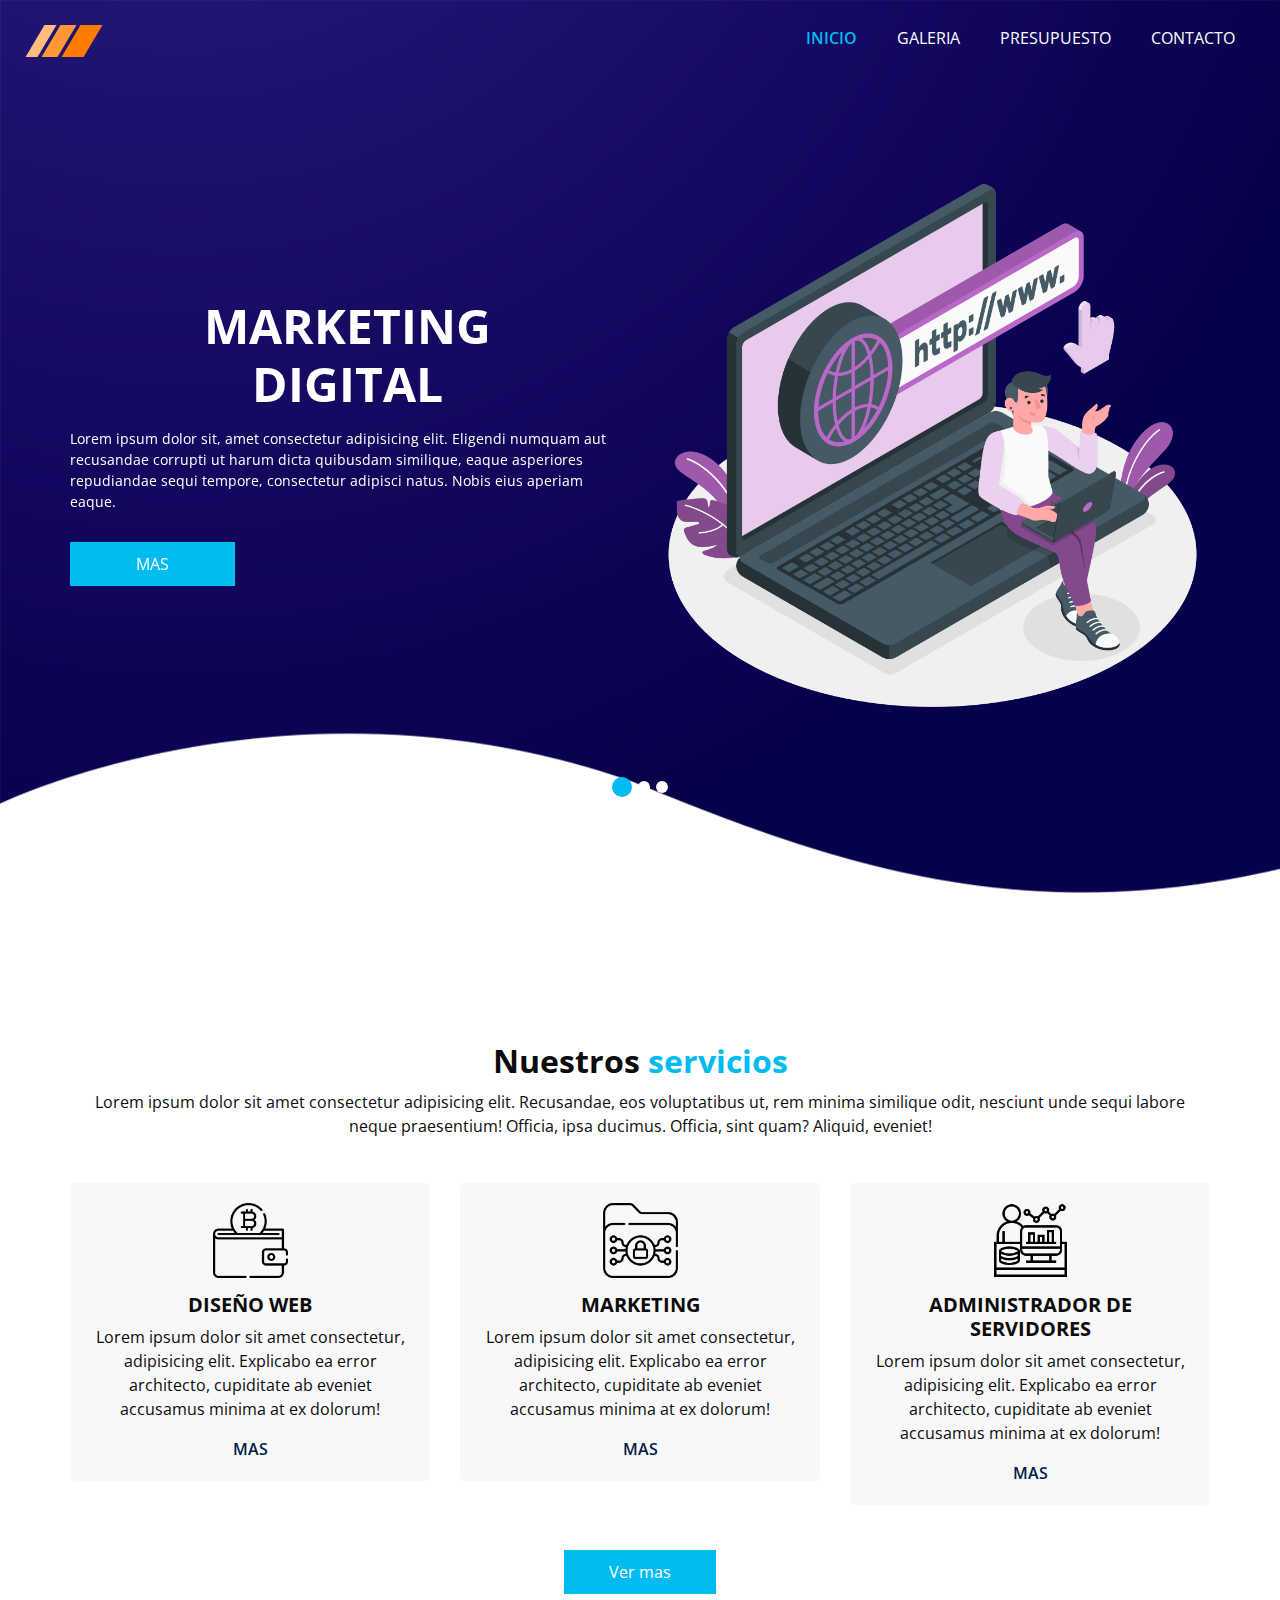
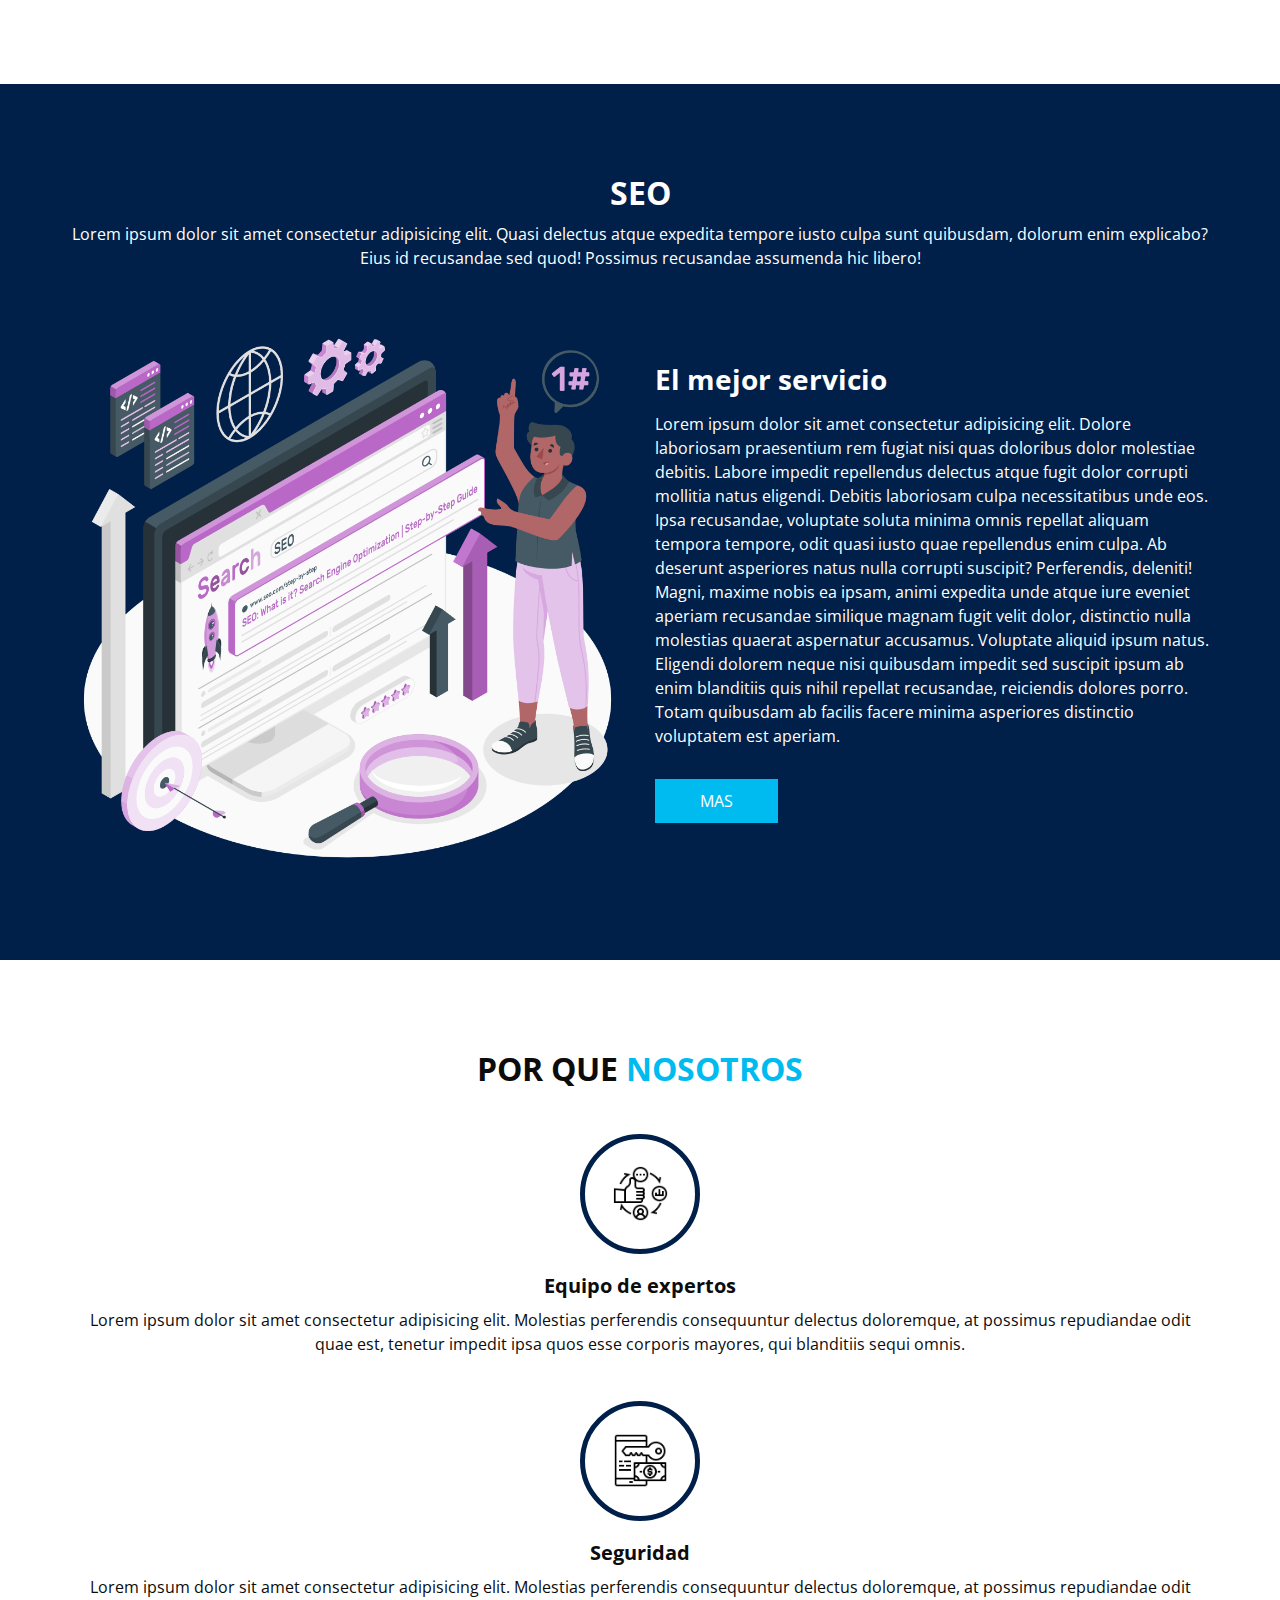
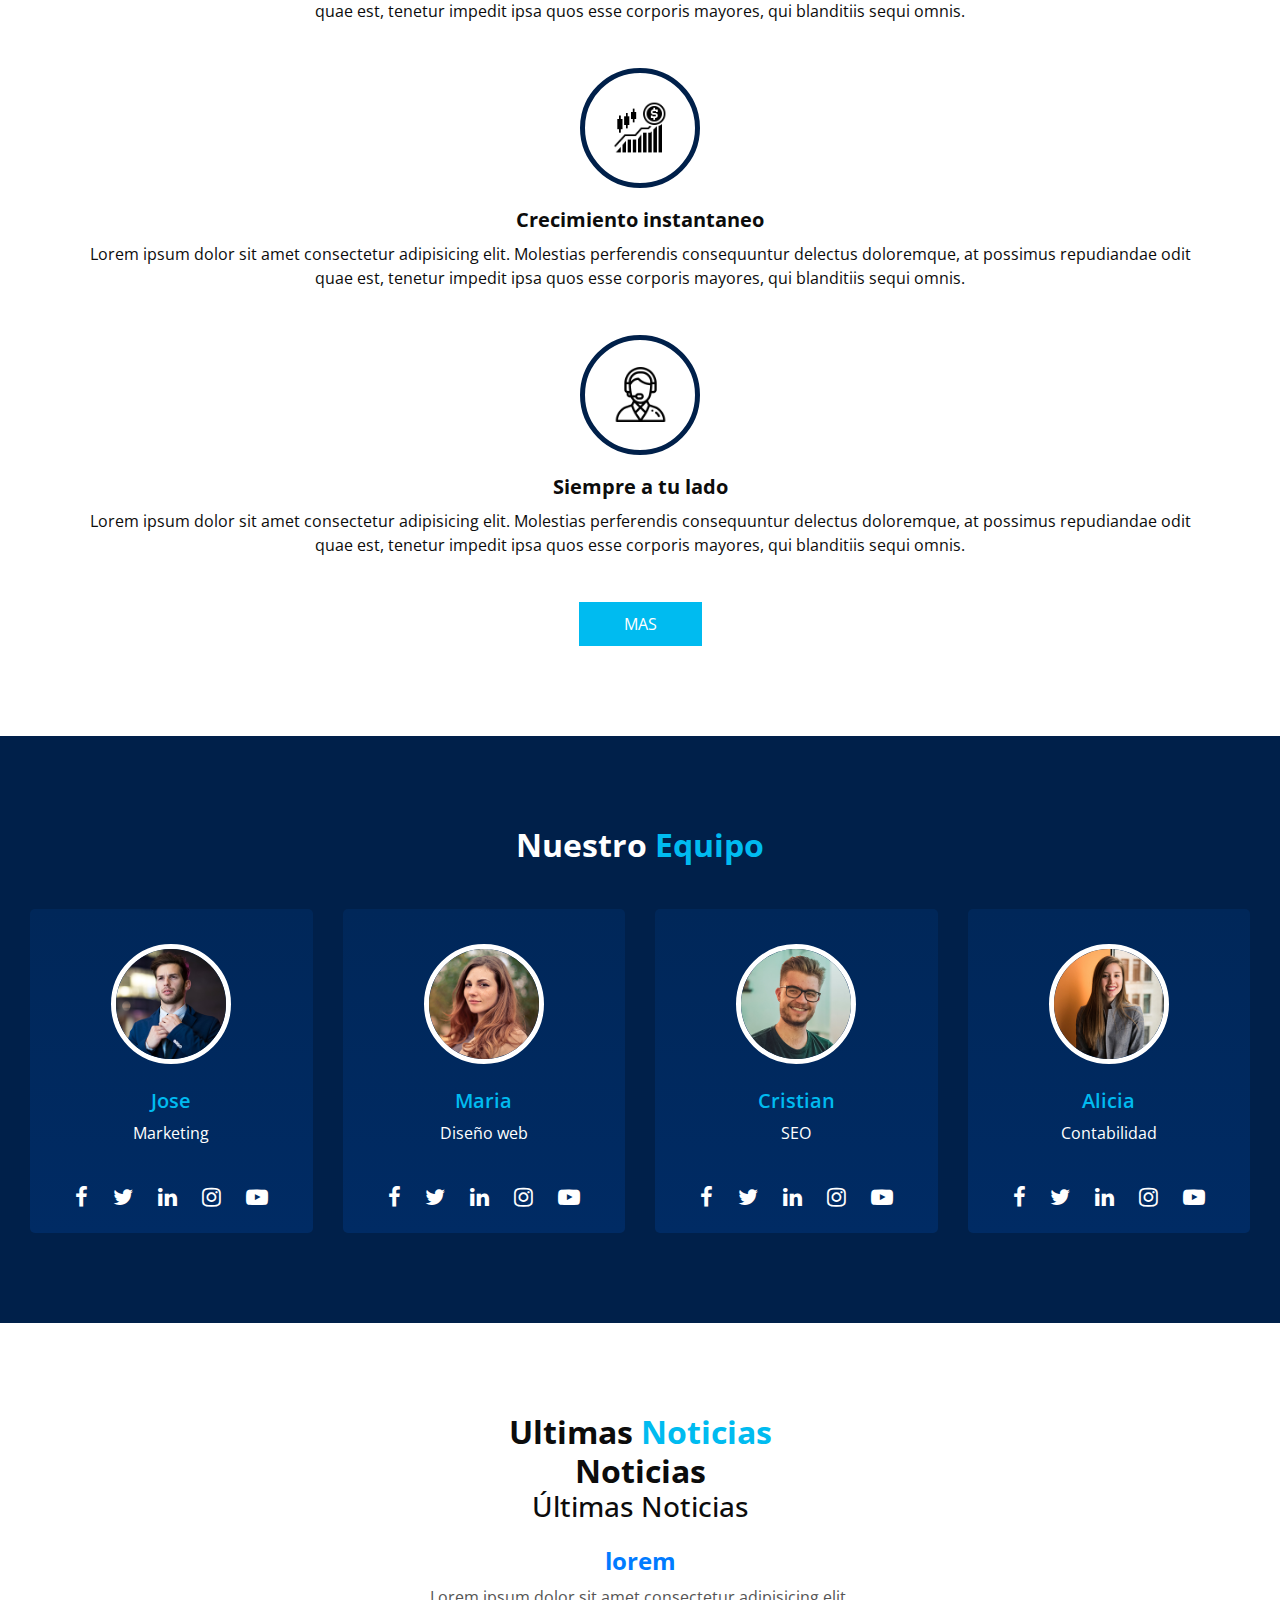
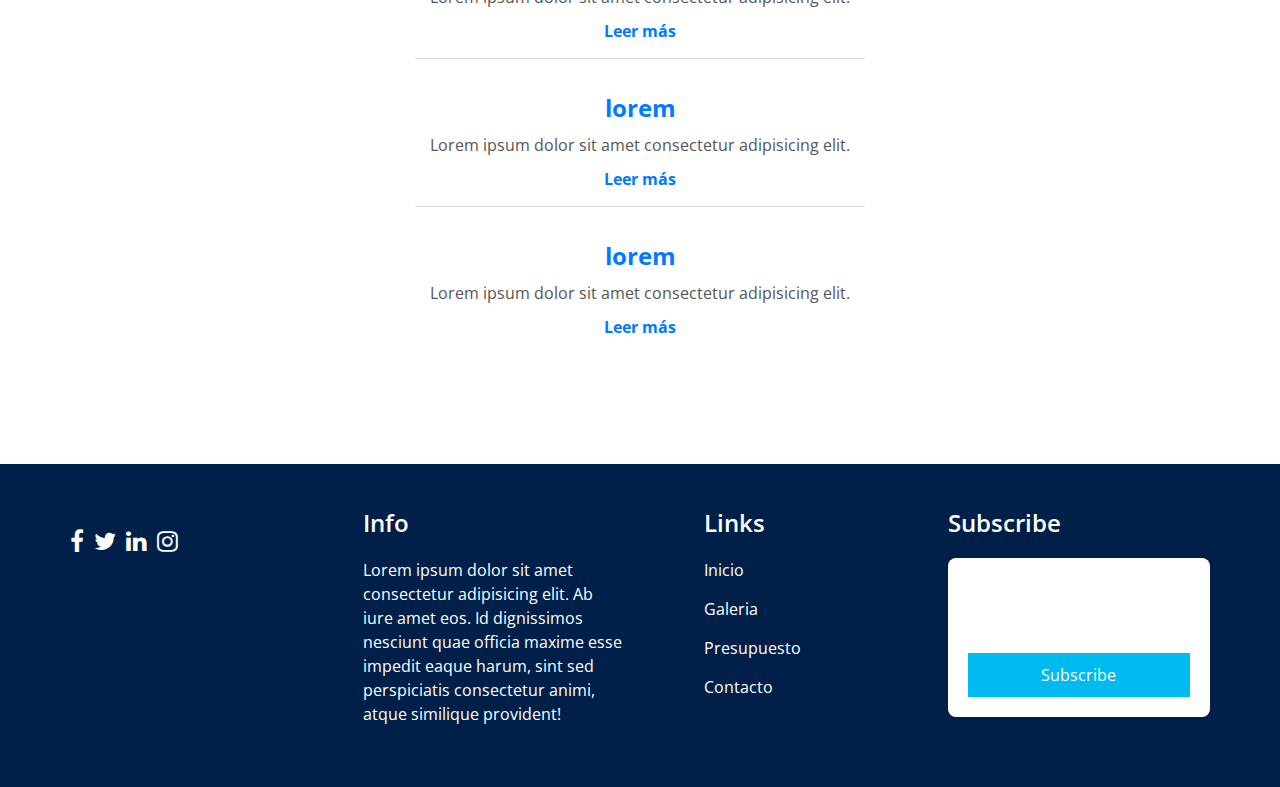
<file: cristian_jesus_lucia_trabajoJavascript/index.html>
<!DOCTYPE html>
<html lang="la">
<head>
  <meta charset="utf-8">
  <meta name="viewport" content="width=device-width, initial-scale=1, shrink-to-fit=no">
  <meta name="description" content="Descripción de tu página">
  <meta name="keywords" content="palabras clave, separadas, por comas">
  <meta name="author" content="Tu nombre o el nombre de tu empresa">
  <title>Título de tu página</title>
  <link rel="icon" href="images/favicon.png" type="image/png">
  <link rel="stylesheet" href="css/bootstrap.css">
  <link href="https://fonts.googleapis.com/css2?family=Roboto:wght@400;500;700;900&display=swap" rel="stylesheet">
  <link rel="stylesheet" href="https://cdnjs.cloudflare.com/ajax/libs/OwlCarousel2/2.3.4/assets/owl.carousel.min.css">
  <link rel="stylesheet" href="css/font-awesome.min.css">
  <link rel="stylesheet" href="css/style.css">
  <link rel="stylesheet" href="css/responsive.css">
</head>

<body>

  <div class="hero_area">

    <div class="hero_bg_box">
      <div class="bg_img_box">
        <img src="images/hero-bg.png" alt="">
      </div>
    </div>

    <header class="header_section">
      <div class="container-fluid">
        <nav class="navbar navbar-expand-lg custom_nav-container ">
          <a class="navbar-brand" href="index.html">
            <span>
              <img src="/images/logoipsum-248.svg" alt="logo">
            </span>
          </a>

          <button class="navbar-toggler" type="button" data-toggle="collapse" data-target="#navbarSupportedContent" aria-controls="navbarSupportedContent" aria-expanded="false" aria-label="Toggle navigation">
            <span class=""> </span>
          </button>

          <div class="collapse navbar-collapse" id="navbarSupportedContent">
            <ul class="navbar-nav  ">
              <li class="nav-item active">
                <a class="nav-link" href="index.html">Inicio <span class="sr-only">(current)</span></a>
              </li>
              <li class="nav-item">
                <a class="nav-link" href="views/galeria.html"> Galeria</a>
              </li>
              <li class="nav-item">
                <a class="nav-link" href="views/presupuesto.html">Presupuesto <span class="sr-only">(current)</span></a>
              </li>
              <li class="nav-item">
                <a class="nav-link" href="views/contacto.html">Contacto</a>
              </li>
            </ul>
          </div>
        </nav>
      </div>
    </header>

    <section class="slider_section ">
      <div id="customCarousel1" class="carousel slide" data-ride="carousel">
        <div class="carousel-inner">
          <div class="carousel-item active">
            <div class="container ">
              <div class="row">
                <div class="col-md-6 ">
                  <div class="detail-box">
                    <h1>
                      Marketing <br>
                      Digital
                    </h1>
                    <p>
                      Lorem ipsum dolor sit, amet consectetur adipisicing elit. Eligendi numquam aut recusandae corrupti ut harum dicta quibusdam similique, eaque asperiores repudiandae sequi tempore, consectetur adipisci natus. Nobis eius aperiam eaque.
                    </p>
                    <div class="btn-box">
                      <a href="" class="btn1">
                        MAS
                      </a>
                    </div>
                  </div>
                </div>
                <div class="col-md-6">
                  <div class="img-box">
                    <img src="images/www-amico.png" alt="">
                  </div>
                </div>
              </div>
            </div>
          </div>
          <div class="carousel-item ">
            <div class="container ">
              <div class="row">
                <div class="col-md-6 ">
                  <div class="detail-box">
                    <h1>
                      SEO
                    </h1>
                    <p>
                      Lorem ipsum dolor sit amet consectetur adipisicing elit. Repellendus, blanditiis nulla! Odit dolorem dolorum sequi neque omnis magnam. Sunt excepturi aliquam eos ea, corrupti saepe odio voluptate fugit temporibus esse?
                    </p>
                    <div class="btn-box">
                      <a href="" class="btn1">
                        MAS
                      </a>
                    </div>
                  </div>
                </div>
                <div class="col-md-6">
                  <div class="img-box">
                    <img src="images/SEO-amico.png" alt="">
                  </div>
                </div>
              </div>
            </div>
          </div>
          <div class="carousel-item">
            <div class="container ">
              <div class="row">
                <div class="col-md-6 ">
                  <div class="detail-box">
                    <h1>
                      DISEÑO <br>
                      WEB
                    </h1>
                    <p>
                      Lorem ipsum dolor sit amet consectetur adipisicing elit. Quo esse error aliquid tempora porro tempore, alias eos ipsam beatae asperiores quia nobis quibusdam nesciunt illum ab corrupti, quod deleniti itaque?
                    </p>
                    <div class="btn-box">
                      <a href="" class="btn1">
                        MAS
                      </a>
                    </div>
                  </div>
                </div>
                <div class="col-md-6">
                  <div class="img-box">
                    <img src="images/Company-amico.png" alt="">
                  </div>
                </div>
              </div>
            </div>
          </div>
        </div>
        <ol class="carousel-indicators">
          <li data-target="#customCarousel1" data-slide-to="0" class="active"></li>
          <li data-target="#customCarousel1" data-slide-to="1"></li>
          <li data-target="#customCarousel1" data-slide-to="2"></li>
        </ol>
      </div>

    </section>

  </div>


  <section class="service_section layout_padding">
    <div class="service_container">
      <div class="container ">
        <div class="heading_container heading_center">
          <h2>
            Nuestros <span>servicios</span>
          </h2>
          <p>
            Lorem ipsum dolor sit amet consectetur adipisicing elit. Recusandae, eos voluptatibus ut, rem minima similique odit, nesciunt unde sequi labore neque praesentium! Officia, ipsa ducimus. Officia, sint quam? Aliquid, eveniet!
          </p>
        </div>
        <div class="row">
          <div class="col-md-4 ">
            <div class="box ">
              <div class="img-box">
                <img src="images/s1.png" alt="">
              </div>
              <div class="detail-box">
                <h5>
                  Diseño web
                </h5>
                <p>
                 Lorem ipsum dolor sit amet consectetur, adipisicing elit. Explicabo ea error architecto, cupiditate ab eveniet accusamus minima at ex dolorum!
                </p>
                <a href="">
                  MAS
                </a>
              </div>
            </div>
          </div>
          <div class="col-md-4 ">
            <div class="box ">
              <div class="img-box">
                <img src="images/s2.png" alt="">
              </div>
              <div class="detail-box">
                <h5>
                  Marketing
                </h5>
                <p>
                  Lorem ipsum dolor sit amet consectetur, adipisicing elit. Explicabo ea error architecto, cupiditate ab eveniet accusamus minima at ex dolorum!
                </p>
                <a href="">
                  MAS
                </a>
              </div>
            </div>
          </div>
          <div class="col-md-4 ">
            <div class="box ">
              <div class="img-box">
                <img src="images/s3.png" alt="">
              </div>
              <div class="detail-box">
                <h5>
                  Administrador de servidores
                </h5>
                <p>
                  Lorem ipsum dolor sit amet consectetur, adipisicing elit. Explicabo ea error architecto, cupiditate ab eveniet accusamus minima at ex dolorum!
                </p>
                <a href="">
                  MAS
                </a>
              </div>
            </div>
          </div>
        </div>
        <div class="btn-box">
          <a href="">
            Ver mas
          </a>
        </div>
      </div>
    </div>
  </section>


  <section class="about_section layout_padding">
    <div class="container  ">
      <div class="heading_container heading_center">
        <h2>
          SEO
        </h2>
        <p>
          Lorem ipsum dolor sit amet consectetur adipisicing elit. Quasi delectus atque expedita tempore iusto culpa sunt quibusdam, dolorum enim explicabo? Eius id recusandae sed quod! Possimus recusandae assumenda hic libero!
        </p>
      </div>
      <div class="row">
        <div class="col-md-6 ">
          <div class="img-box">
            <img src="images/SEO-amico.png" alt="">
          </div>
        </div>
        <div class="col-md-6">
          <div class="detail-box">
            <h3>
              El mejor servicio
            </h3>
            <p>
              Lorem ipsum dolor sit amet consectetur adipisicing elit. Dolore laboriosam praesentium rem fugiat nisi quas doloribus dolor molestiae debitis. Labore impedit repellendus delectus atque fugit dolor corrupti mollitia natus eligendi.
              Debitis laboriosam culpa necessitatibus unde eos. Ipsa recusandae, voluptate soluta minima omnis repellat aliquam tempora tempore, odit quasi iusto quae repellendus enim culpa. Ab deserunt asperiores natus nulla corrupti suscipit?
              Perferendis, deleniti! Magni, maxime nobis ea ipsam, animi expedita unde atque iure eveniet aperiam recusandae similique magnam fugit velit dolor, distinctio nulla molestias quaerat aspernatur accusamus. Voluptate aliquid ipsum natus.
              Eligendi dolorem neque nisi quibusdam impedit sed suscipit ipsum ab enim blanditiis quis nihil repellat recusandae, reiciendis dolores porro. Totam quibusdam ab facilis facere minima asperiores distinctio voluptatem est aperiam.
              
            </p>
            <a href="">
              MAS
            </a>
          </div>
        </div>
      </div>
    </div>
  </section>

  <section class="why_section layout_padding">
    <div class="container">
      <div class="heading_container heading_center">
        <h2>
          POR QUE <span>NOSOTROS</span>
        </h2>
      </div>
      <div class="why_container">
        <div class="box">
          <div class="img-box">
            <img src="images/w1.png" alt="">
          </div>
          <div class="detail-box">
            <h5>
              Equipo de expertos
            </h5>
            <p>
              Lorem ipsum dolor sit amet consectetur adipisicing elit. Molestias perferendis consequuntur delectus doloremque, at possimus repudiandae odit quae est, tenetur impedit ipsa quos esse corporis mayores, qui blanditiis sequi omnis.
            </p>
          </div>
        </div>
        <div class="box">
          <div class="img-box">
            <img src="images/w2.png" alt="">
          </div>
          <div class="detail-box">
            <h5>
              Seguridad
            </h5>
            <p>
              Lorem ipsum dolor sit amet consectetur adipisicing elit. Molestias perferendis consequuntur delectus doloremque, at possimus repudiandae odit quae est, tenetur impedit ipsa quos esse corporis mayores, qui blanditiis sequi omnis.
            </p>
          </div>
        </div>
        <div class="box">
          <div class="img-box">
            <img src="images/w3.png" alt="">
          </div>
          <div class="detail-box">
            <h5>
              Crecimiento instantaneo
            </h5>
            <p>
              Lorem ipsum dolor sit amet consectetur adipisicing elit. Molestias perferendis consequuntur delectus doloremque, at possimus repudiandae odit quae est, tenetur impedit ipsa quos esse corporis mayores, qui blanditiis sequi omnis.
            </p>
          </div>
        </div>
        <div class="box">
          <div class="img-box">
            <img src="images/w4.png" alt="">
          </div>
          <div class="detail-box">
            <h5>
              Siempre a tu lado
            </h5>
            <p>
              Lorem ipsum dolor sit amet consectetur adipisicing elit. Molestias perferendis consequuntur delectus doloremque, at possimus repudiandae odit quae est, tenetur impedit ipsa quos esse corporis mayores, qui blanditiis sequi omnis.
            </p>
          </div>
        </div>
      </div>
      <div class="btn-box">
        <a href="">
          MAS
        </a>
      </div>
    </div>
  </section>

  <section class="team_section layout_padding">
    <div class="container-fluid">
      <div class="heading_container heading_center">
        <h2 class="">
          Nuestro <span> Equipo</span>
        </h2>
      </div>

      <div class="team_container">
        <div class="row">
          <div class="col-lg-3 col-sm-6">
            <div class="box ">
              <div class="img-box">
                <img src="images/team-1.jpg" class="img1" alt="">
              </div>
              <div class="detail-box">
                <h5>
                  Jose
                </h5>
                <p>
                  Marketing
                </p>
              </div>
              <div class="social_box">
                <a href="#">
                  <i class="fa fa-facebook" aria-hidden="true"></i>
                </a>
                <a href="#">
                  <i class="fa fa-twitter" aria-hidden="true"></i>
                </a>
                <a href="#">
                  <i class="fa fa-linkedin" aria-hidden="true"></i>
                </a>
                <a href="#">
                  <i class="fa fa-instagram" aria-hidden="true"></i>
                </a>
                <a href="#">
                  <i class="fa fa-youtube-play" aria-hidden="true"></i>
                </a>
              </div>
            </div>
          </div>
          <div class="col-lg-3 col-sm-6">
            <div class="box ">
              <div class="img-box">
                <img src="images/team-2.jpg" class="img1" alt="">
              </div>
              <div class="detail-box">
                <h5>
                  Maria
                </h5>
                <p>
                  Diseño web
                </p>
              </div>
              <div class="social_box">
                <a href="#">
                  <i class="fa fa-facebook" aria-hidden="true"></i>
                </a>
                <a href="#">
                  <i class="fa fa-twitter" aria-hidden="true"></i>
                </a>
                <a href="#">
                  <i class="fa fa-linkedin" aria-hidden="true"></i>
                </a>
                <a href="#">
                  <i class="fa fa-instagram" aria-hidden="true"></i>
                </a>
                <a href="#">
                  <i class="fa fa-youtube-play" aria-hidden="true"></i>
                </a>
              </div>
            </div>
          </div>
          <div class="col-lg-3 col-sm-6">
            <div class="box ">
              <div class="img-box">
                <img src="images/team-3.jpg" class="img1" alt="">
              </div>
              <div class="detail-box">
                <h5>
                  Cristian
                </h5>
                <p>
                  SEO
                </p>
              </div>
              <div class="social_box">
                <a href="#">
                  <i class="fa fa-facebook" aria-hidden="true"></i>
                </a>
                <a href="#">
                  <i class="fa fa-twitter" aria-hidden="true"></i>
                </a>
                <a href="#">
                  <i class="fa fa-linkedin" aria-hidden="true"></i>
                </a>
                <a href="#">
                  <i class="fa fa-instagram" aria-hidden="true"></i>
                </a>
                <a href="#">
                  <i class="fa fa-youtube-play" aria-hidden="true"></i>
                </a>
              </div>
            </div>
          </div>
          <div class="col-lg-3 col-sm-6">
            <div class="box ">
              <div class="img-box">
                <img src="images/team-4.jpg" class="img1" alt="">
              </div>
              <div class="detail-box">
                <h5>
                  Alicia
                </h5>
                <p>
                  Contabilidad
                </p>
              </div>
              <div class="social_box">
                <a href="#">
                  <i class="fa fa-facebook" aria-hidden="true"></i>
                </a>
                <a href="#">
                  <i class="fa fa-twitter" aria-hidden="true"></i>
                </a>
                <a href="#">
                  <i class="fa fa-linkedin" aria-hidden="true"></i>
                </a>
                <a href="#">
                  <i class="fa fa-instagram" aria-hidden="true"></i>
                </a>
                <a href="#">
                  <i class="fa fa-youtube-play" aria-hidden="true"></i>
                </a>
              </div>
            </div>
          </div>
        </div>
      </div>
    </div>
  </section>

  <section class="client_section layout_padding">
    <div class="container">
      <div class="heading_container heading_center psudo_white_primary mb_45">
        <h2>
          Ultimas <span>Noticias</span>
        </h2>
        <h2 id="noticias-heading">Noticias</h2>
        <section id="noticias" aria-labelledby="noticias-heading">
          <h3>Últimas Noticias</h3>
          <div id="loader" class="loader">Cargando noticias...</div>
        </section>
      </div>
    </div>
  </section>

  <section class="info_section layout_padding2">
    <div class="container">
      <div class="row">
        <div class="col-md-6 col-lg-3 info_col">
          <div class="info_social">
            <a href="">
              <i class="fa fa-facebook" aria-hidden="true"></i>
            </a>
            <a href="">
              <i class="fa fa-twitter" aria-hidden="true"></i>
            </a>
            <a href="">
              <i class="fa fa-linkedin" aria-hidden="true"></i>
            </a>
            <a href="">
              <i class="fa fa-instagram" aria-hidden="true"></i>
            </a>
          </div>
        </div>
        <div class="col-md-6 col-lg-3 info_col">
          <div class="info_detail">
            <h4>
              Info
            </h4>
            <p>
              Lorem ipsum dolor sit amet consectetur adipisicing elit. Ab iure amet eos. Id dignissimos nesciunt quae officia maxime esse impedit eaque harum, sint sed perspiciatis consectetur animi, atque similique provident!
            </p>
          </div>
        </div>
        <div class="col-md-6 col-lg-2 mx-auto info_col">
          <div class="info_link_box">
            <h4>
              Links
            </h4>
            <div class="info_links">
              <a class="active" href="index.html">
                Inicio
              </a>
              <a class="" href="views/galeria.html">
                Galeria
              </a>
              <a class="" href="views/presupuesto.html">
                Presupuesto
              </a>
              <a class="" href="views/contacto.html">
                Contacto
              </a>
            </div>
          </div>
        </div>
        <div class="col-md-6 col-lg-3 info_col ">
          <h4>
            Subscribe
          </h4>
          <form action="#">
            <input type="text" placeholder="Enter email">
            <button type="submit">
              Subscribe
            </button>
          </form>
        </div>
      </div>
    </div>
  </section>

  <script src="https://cdn.jsdelivr.net/npm/popper.js@1.16.0/dist/umd/popper.min.js" integrity="sha384-Q6E9RHvbIyZFJoft+2mJbHaEWldlvI9IOYy5n3zV9zzTtmI3UksdQRVvoxMfooAo" crossorigin="anonymous">
  </script>
  <script src="js/scripts.js"></script>
</body>

</html>
</file>
<file: cristian_jesus_lucia_trabajoJavascript/css/style.css>
@import url("https://fonts.googleapis.com/css2?family=Lato:wght@400;700&family=Open+Sans:wght@300;400;600;700&display=swap");
body {
  font-family: "Open Sans", sans-serif;
  color: #0c0c0c;
  background-color: #ffffff;
  overflow-x: hidden;
  margin: 0;
  padding: 0;
}

.layout_padding {
  padding: 90px 0;
}

.layout_padding2 {
  padding: 75px 0;
}

.layout_padding2-top {
  padding-top: 75px;
}

.layout_padding2-bottom {
  padding-bottom: 75px;
}

.layout_padding-top {
  padding-top: 90px;
}

.layout_padding-bottom {
  padding-bottom: 90px;
}

.heading_container {
  display: -webkit-box;
  display: -ms-flexbox;
  display: flex;
  -webkit-box-orient: vertical;
  -webkit-box-direction: normal;
      -ms-flex-direction: column;
          flex-direction: column;
  -webkit-box-align: start;
      -ms-flex-align: start;
          align-items: flex-start;
}

.heading_container h2 {
  position: relative;
  font-weight: bold;
  margin-bottom: 0;
}

.heading_container h2 span {
  color: #00bbf0;
}

.heading_container p {
  margin-top: 10px;
  margin-bottom: 0;
}

.heading_container.heading_center {
  -webkit-box-align: center;
      -ms-flex-align: center;
          align-items: center;
  text-align: center;
}

a,
a:hover,
a:focus {
  text-decoration: none;
}

a:hover,
a:focus {
  color: initial;
}

.btn,
.btn:focus {
  outline: none !important;
  -webkit-box-shadow: none;
          box-shadow: none;
}

.hero_area {
  position: relative;
  min-height: 100vh;
  display: -webkit-box;
  display: -ms-flexbox;
  display: flex;
  -webkit-box-orient: vertical;
  -webkit-box-direction: normal;
      -ms-flex-direction: column;
          flex-direction: column;
}

.hero_area .hero_bg_box {
  position: absolute;
  top: 0;
  left: 0;
  width: 100%;
  height: 100%;
  display: -webkit-box;
  display: -ms-flexbox;
  display: flex;
  -webkit-box-pack: center;
      -ms-flex-pack: center;
          justify-content: center;
  -webkit-box-align: end;
      -ms-flex-align: end;
          align-items: flex-end;
  overflow: hidden;
  z-index: -1;
}

.hero_area .hero_bg_box .bg_img_box {
  min-width: 100%;
  min-height: 100%;
}

.hero_area .hero_bg_box img {
  min-width: 100%;
  min-height: 100%;
}

.sub_page .hero_area {
  min-height: auto;
  background: linear-gradient(130deg, #231a6f, #0f054c);
}

.sub_page .hero_area .hero_bg_box {
  display: none;
}

.header_section {
  padding: 15px 0;
}

.header_section .container-fluid {
  padding-right: 25px;
  padding-left: 25px;
}

.navbar-brand span {
  font-weight: bold;
  font-size: 24px;
  color: #ffffff;
}

.custom_nav-container {
  padding: 0;
}

.custom_nav-container .navbar-nav {
  margin-left: auto;
}

.custom_nav-container .navbar-nav .nav-item .nav-link {
  padding: 5px 20px;
  color: #ffffff;
  text-align: center;
  text-transform: uppercase;
  border-radius: 5px;
  -webkit-transition: all 0.3s;
  transition: all 0.3s;
}

.custom_nav-container .navbar-nav .nav-item:hover .nav-link, .custom_nav-container .navbar-nav .nav-item.active .nav-link {
  color: #00bbf0;
}

.custom_nav-container .navbar-nav .nav-item.active .nav-link {
  font-weight: 600;
}

.custom_nav-container .nav_search-btn {
  width: 35px;
  height: 35px;
  padding: 0;
  border: none;
  color: #ffffff;
}

.custom_nav-container .nav_search-btn:hover {
  color: #00bbf0;
}

.custom_nav-container .navbar-toggler {
  outline: none;
}

.custom_nav-container .navbar-toggler {
  padding: 0;
  width: 37px;
  height: 42px;
  -webkit-transition: all 0.3s;
  transition: all 0.3s;
}

.custom_nav-container .navbar-toggler span {
  display: block;
  width: 35px;
  height: 4px;
  background-color: #ffffff;
  margin: 7px 0;
  -webkit-transition: all 0.3s;
  transition: all 0.3s;
  position: relative;
  border-radius: 5px;
  transition: all 0.3s;
}

.custom_nav-container .navbar-toggler span::before, .custom_nav-container .navbar-toggler span::after {
  content: "";
  position: absolute;
  left: 0;
  height: 100%;
  width: 100%;
  background-color: #ffffff;
  top: -10px;
  border-radius: 5px;
  -webkit-transition: all 0.3s;
  transition: all 0.3s;
}

.custom_nav-container .navbar-toggler span::after {
  top: 10px;
}

.custom_nav-container .navbar-toggler[aria-expanded="true"] {
  -webkit-transform: rotate(360deg);
          transform: rotate(360deg);
}

.custom_nav-container .navbar-toggler[aria-expanded="true"] span {
  -webkit-transform: rotate(45deg);
          transform: rotate(45deg);
}

.custom_nav-container .navbar-toggler[aria-expanded="true"] span::before, .custom_nav-container .navbar-toggler[aria-expanded="true"] span::after {
  -webkit-transform: rotate(90deg);
          transform: rotate(90deg);
  top: 0;
}

.slider_section {
  -webkit-box-flex: 1;
      -ms-flex: 1;
          flex: 1;
  display: -webkit-box;
  display: -ms-flexbox;
  display: flex;
  -webkit-box-align: center;
      -ms-flex-align: center;
          align-items: center;
  position: relative;
  padding: 45px 0 145px 0;
}

.slider_section .row {
  -webkit-box-align: center;
      -ms-flex-align: center;
          align-items: center;
}

.slider_section #customCarousel1 {
  width: 100%;
  position: unset;
}

.slider_section .detail-box {
  color: #00204a;
}

.slider_section .detail-box h1 {
  font-size: 3rem;
  font-weight: bold;
  text-transform: uppercase;
  margin-bottom: 15px;
  color: #ffffff;
}

.slider_section .detail-box p {
  color: #fefefe;
  font-size: 14px;
}

.slider_section .detail-box .btn-box {
  display: -webkit-box;
  display: -ms-flexbox;
  display: flex;
  margin: 0 -5px;
  margin-top: 25px;
}

.slider_section .detail-box .btn-box a {
  margin: 5px;
  text-align: center;
  width: 165px;
}

.slider_section .detail-box .btn-box .btn1 {
  display: inline-block;
  padding: 10px 15px;
  background-color: #00bbf0;
  color: #ffffff;
  border-radius: 0;
  -webkit-transition: all 0.3s;
  transition: all 0.3s;
  border: none;
}

.slider_section .detail-box .btn-box .btn1:hover {
  background-color: #007fa4;
}

.slider_section .detail-box .btn-box .btn2 {
  display: inline-block;
  padding: 10px 15px;
  background-color: #000000;
  color: #ffffff;
  border-radius: 0;
  -webkit-transition: all 0.3s;
  transition: all 0.3s;
  border: none;
}

.slider_section .detail-box .btn-box .btn2:hover {
  background-color: black;
}

.slider_section .img-box {
  margin: 45px 0;
}

.slider_section .img-box img {
  width: 100%;
  -webkit-animation: upDown 5s infinite;
          animation: upDown 5s infinite;
}

@-webkit-keyframes upDown {
  0% {
    -webkit-transform: translateY(-45px);
            transform: translateY(-45px);
  }
  50% {
    -webkit-transform: translateY(45px);
            transform: translateY(45px);
  }
  100% {
    -webkit-transform: translateY(-45px);
            transform: translateY(-45px);
  }
}

@keyframes upDown {
  0% {
    -webkit-transform: translateY(-45px);
            transform: translateY(-45px);
  }
  50% {
    -webkit-transform: translateY(45px);
            transform: translateY(45px);
  }
  100% {
    -webkit-transform: translateY(-45px);
            transform: translateY(-45px);
  }
}

.slider_section .carousel-indicators {
  position: unset;
  margin: 0;
  -webkit-box-pack: center;
      -ms-flex-pack: center;
          justify-content: center;
  -webkit-box-align: center;
      -ms-flex-align: center;
          align-items: center;
}

.slider_section .carousel-indicators li {
  background-color: #ffffff;
  width: 12px;
  height: 12px;
  border-radius: 100%;
  opacity: 1;
}

.slider_section .carousel-indicators li.active {
  width: 20px;
  height: 20px;
  background-color: #00bbf0;
}

.service_section {
  position: relative;
}

.service_section .box {
  display: -webkit-box;
  display: -ms-flexbox;
  display: flex;
  -webkit-box-orient: vertical;
  -webkit-box-direction: normal;
      -ms-flex-direction: column;
          flex-direction: column;
  -webkit-box-align: center;
      -ms-flex-align: center;
          align-items: center;
  text-align: center;
  margin-top: 45px;
  background-color: #f8f8f9;
  padding: 20px;
  border-radius: 5px;
}

.service_section .box .img-box {
  display: -webkit-box;
  display: -ms-flexbox;
  display: flex;
  -webkit-box-pack: center;
      -ms-flex-pack: center;
          justify-content: center;
  -webkit-box-align: start;
      -ms-flex-align: start;
          align-items: flex-start;
  width: 125px;
  min-width: 75px;
  height: 75px;
  margin-bottom: 15px;
}

.service_section .box .img-box img {
  max-width: 100%;
  max-height: 100%;
  -webkit-transition: all 0.3s;
  transition: all 0.3s;
}

.service_section .box .detail-box h5 {
  font-weight: bold;
  text-transform: uppercase;
}

.service_section .box .detail-box a {
  color: #00204a;
  font-weight: 600;
}

.service_section .box .detail-box a:hover {
  color: #00bbf0;
}

.service_section .btn-box {
  display: -webkit-box;
  display: -ms-flexbox;
  display: flex;
  -webkit-box-pack: center;
      -ms-flex-pack: center;
          justify-content: center;
  margin-top: 45px;
}

.service_section .btn-box a {
  display: inline-block;
  padding: 10px 45px;
  background-color: #00bbf0;
  color: #ffffff;
  border-radius: 0;
  -webkit-transition: all 0.3s;
  transition: all 0.3s;
  border: none;
}

.service_section .btn-box a:hover {
  background-color: #007fa4;
}

.about_section {
  background-color: #00204a;
  color: #ffffff;
}

.about_section .heading_container {
  margin-bottom: 45px;
}

.about_section .row {
  -webkit-box-align: center;
      -ms-flex-align: center;
          align-items: center;
}

.about_section .img-box img {
  max-width: 100%;
}

.about_section .detail-box h3 {
  font-weight: bold;
}

.about_section .detail-box p {
  margin-top: 15px;
}

.about_section .detail-box a {
  display: inline-block;
  padding: 10px 45px;
  background-color: #00bbf0;
  color: #ffffff;
  border-radius: 0px;
  -webkit-transition: all 0.3s;
  transition: all 0.3s;
  border: none;
  margin-top: 15px;
}

.about_section .detail-box a:hover {
  background-color: #007fa4;
}

.why_section .box {
  margin-top: 45px;
  display: -webkit-box;
  display: -ms-flexbox;
  display: flex;
  -webkit-box-orient: vertical;
  -webkit-box-direction: normal;
      -ms-flex-direction: column;
          flex-direction: column;
  -webkit-box-align: center;
      -ms-flex-align: center;
          align-items: center;
  text-align: center;
}

.why_section .box .img-box {
  margin-bottom: 20px;
  width: 120px;
  height: 120px;
  min-width: 120px;
  min-height: 120px;
  border-radius: 100%;
  border: 5px solid #00204a;
  display: -webkit-box;
  display: -ms-flexbox;
  display: flex;
  -webkit-box-pack: center;
      -ms-flex-pack: center;
          justify-content: center;
  -webkit-box-align: center;
      -ms-flex-align: center;
          align-items: center;
}

.why_section .box .img-box img {
  width: 55px;
  height: auto;
  fill: #00204a;
}

.why_section .box h5 {
  font-weight: bold;
  margin-bottom: 10px;
}

.why_section .box p {
  margin-bottom: 0;
}

.why_section .btn-box {
  display: -webkit-box;
  display: -ms-flexbox;
  display: flex;
  -webkit-box-pack: center;
      -ms-flex-pack: center;
          justify-content: center;
  margin-top: 45px;
}

.why_section .btn-box a {
  display: inline-block;
  padding: 10px 45px;
  background-color: #00bbf0;
  color: #ffffff;
  border-radius: 0;
  -webkit-transition: all 0.3s;
  transition: all 0.3s;
  border: none;
}

.why_section .btn-box a:hover {
  background-color: #007fa4;
}

.team_section {
  text-align: center;
  background-color: #00204a;
  color: #ffffff;
}

.team_section .heading_container {
  -webkit-box-pack: center;
      -ms-flex-pack: center;
          justify-content: center;
}

.team_section .team_container {
  padding: 0 15px;
}

.team_section .team_container .box {
  padding: 35px 0 0 0;
  border-radius: 5px;
  overflow: hidden;
  -webkit-transition: all .1s;
  transition: all .1s;
  margin-top: 45px;
  background: -webkit-gradient(linear, left top, left bottom, from(#002759), to(#002b64));
  background: linear-gradient(to bottom, #002759, #002b64);
}

.team_section .team_container .box .img-box {
  display: -webkit-box;
  display: -ms-flexbox;
  display: flex;
  -webkit-box-pack: center;
      -ms-flex-pack: center;
          justify-content: center;
  -webkit-box-align: center;
      -ms-flex-align: center;
          align-items: center;
}

.team_section .team_container .box .img-box img {
  width: 120px;
  border-radius: 100%;
  border: 5px solid #ffffff;
}

.team_section .team_container .box .detail-box {
  margin: 25px 0;
}

.team_section .team_container .box .detail-box h5 {
  color: #00bbf0;
  font-weight: 600;
  position: relative;
}

.team_section .team_container .box .social_box {
  padding: 10px 45px 20px 45px;
  display: -webkit-box;
  display: -ms-flexbox;
  display: flex;
  -webkit-box-pack: justify;
      -ms-flex-pack: justify;
          justify-content: space-between;
}

.team_section .team_container .box .social_box a {
  color: #ffffff;
  font-size: 22px;
}

.team_section .team_container .box .social_box a:hover {
  color: #00bbf0;
}


.info_section {
  background-color: #00204a;
  color: #ffffff;
  padding: 45px 0 15px 0;
}

.info_section h4 {
  font-weight: 600;
  margin-bottom: 20px;
}

.info_section .info_col {
  margin-bottom: 30px;
}

.info_section .info_contact .contact_link_box {
  display: -webkit-box;
  display: -ms-flexbox;
  display: flex;
  -webkit-box-orient: vertical;
  -webkit-box-direction: normal;
      -ms-flex-direction: column;
          flex-direction: column;
}

.info_section .info_contact .contact_link_box a {
  margin: 5px 0;
  color: #ffffff;
}

.info_section .info_contact .contact_link_box a i {
  margin-right: 5px;
}

.info_section .info_contact .contact_link_box a:hover {
  color: #00bbf0;
}

.info_section .info_social {
  display: -webkit-box;
  display: -ms-flexbox;
  display: flex;
  margin-top: 20px;
  margin-bottom: 10px;
}

.info_section .info_social a {
  display: -webkit-box;
  display: -ms-flexbox;
  display: flex;
  -webkit-box-pack: center;
      -ms-flex-pack: center;
          justify-content: center;
  -webkit-box-align: center;
      -ms-flex-align: center;
          align-items: center;
  color: #ffffff;
  border-radius: 100%;
  margin-right: 10px;
  font-size: 24px;
}

.info_section .info_social a:hover {
  color: #00bbf0;
}

.info_section .info_links {
  display: -webkit-box;
  display: -ms-flexbox;
  display: flex;
  -webkit-box-orient: vertical;
  -webkit-box-direction: normal;
      -ms-flex-direction: column;
          flex-direction: column;
  -ms-flex-wrap: wrap;
      flex-wrap: wrap;
}

.info_section .info_links a {
  display: -webkit-box;
  display: -ms-flexbox;
  display: flex;
  -webkit-box-align: center;
      -ms-flex-align: center;
          align-items: center;
  margin-bottom: 15px;
  color: #ffffff;
}

.info_section .info_links a:hover {
  color: #00bbf0;
}

.info_section form input {
  border: none;
  border-bottom: 1px solid #ffffff;
  background-color: transparent;
  width: 100%;
  height: 45px;
  color: #ffffff;
  outline: none;
}

.info_section form input::-webkit-input-placeholder {
  color: #ffffff;
}

.info_section form input:-ms-input-placeholder {
  color: #ffffff;
}

.info_section form input::-ms-input-placeholder {
  color: #ffffff;
}

.info_section form input::placeholder {
  color: #ffffff;
}

.info_section form button {
  width: 100%;
  text-align: center;
  display: inline-block;
  padding: 10px 55px;
  background-color: #00bbf0;
  color: #ffffff;
  border-radius: 0;
  -webkit-transition: all 0.3s;
  transition: all 0.3s;
  border: none;
  margin-top: 15px;
}

.info_section form button:hover {
  background-color: #007fa4;
}

/* footer section*/
.footer_section {
  position: relative;
  background-color: #ffffff;
  text-align: center;
}

.footer_section p {
  color: #00204a;
  padding: 25px 0;
  margin: 0;
}

.footer_section p a {
  color: inherit;
}
/*# sourceMappingURL=style.css.map */

/* noticias json */

.noticias {
  max-width: 800px;
  margin: 0 auto;
  background-color: #fff;
  padding: 20px;
  box-shadow: 0 0 10px rgba(0, 0, 0, 0.1);
  border-radius: 8px;
}

.noticia {
  margin-bottom: 20px;
  padding: 15px;
  border-bottom: 1px solid #ddd;
}

.noticia:last-child {
  border-bottom: none;
}

.noticia h2 {
  margin: 0 0 10px;
  font-size: 24px;
  color: #007BFF;
}

.noticia p {
  margin: 0 0 10px;
  font-size: 16px;
  color: #555;
}

.noticia a {
  color: #007BFF;
  text-decoration: none;
  font-weight: bold;
}

.noticia a:hover {
  text-decoration: underline;
}

.loader {
  text-align: center;
  font-size: 18px;
  color: #777;
}

.section_form {
  display: flex;
  justify-content: center;
  align-items: center;
  padding: 20px;
  box-sizing: border-box;
  margin: 0 auto;
}

form {
  background-color: #fff;
  padding: 20px;
  border-radius: 8px;
  box-shadow: 0 0 10px rgba(0, 0, 0, 0.1);
  max-width: 600px;
  width: 100%;
  box-sizing: border-box;
}

h1 {
  text-align: center;
  margin-bottom: 20px;
  color: #333;
  font-size: 1.5em;
}

.section {
  margin-bottom: 20px;
}

label {
  display: block;
  margin-bottom: 5px;
  font-weight: bold;
  color: #333;
}

input[type="text"],
input[type="email"],
input[type="tel"],
input[type="number"],
select {
  width: 100%;
  padding: 10px;
  margin-bottom: 15px;
  border: 1px solid #ccc;
  border-radius: 5px;
  box-sizing: border-box;
}

input[type="checkbox"] {
  margin-right: 10px;
}

.extras label {
  display: block;
  margin-bottom: 10px;
  font-weight: normal;
}

.total {
  font-weight: bold;
  font-size: 1.2em;
  margin-top: 10px;
  color: #333;
}

.buttons {
  text-align: center;
  margin-top: 20px;
}

button {
  padding: 10px 20px;
  border: none;
  border-radius: 5px;
  background-color: #28a745;
  color: white;
  font-size: 1em;
  cursor: pointer;
  margin-right: 10px;
}

button[type="reset"] {
  background-color: #dc3545;
}

/* Media Queries para pantallas más pequeñas */
@media (max-width: 600px) {
  form {
      padding: 15px;
  }

  h1 {
      font-size: 1.3em;
  }

  .section h2 {
      font-size: 1.1em;
  }

  button {
      width: 100%;
      margin-bottom: 10px;
      font-size: 0.9em;
  }

  button[type="reset"] {
      margin-right: 0;
  }
}


.gallery_section .gallery-item {
  margin-bottom: 30px;
}

.gallery_section .gallery-wrap {
  transition: 0.3s;
  position: relative;
  overflow: hidden;
  z-index: 1;
  background: rgba(0, 0, 0, 0.6);
  border-radius: 10px;
  height: 0;
  padding-bottom: 75%; /* Mantiene una relación de aspecto 4:3 */
}

.gallery_section .gallery-wrap::before {
  content: "";
  background: rgba(0, 0, 0, 0.6);
  position: absolute;
  left: 0;
  right: 0;
  top: 0;
  bottom: 0;
  transition: all ease-in-out 0.3s;
  z-index: 2;
  opacity: 0;
}

.gallery_section .gallery-wrap img {
  transition: 0.3s;
  position: absolute;
  top: 0;
  left: 0;
  width: 100%;
  height: 100%;
  object-fit: cover;
}

.gallery_section .gallery-wrap .gallery-info {
  opacity: 0;
  position: absolute;
  top: 0;
  left: 0;
  right: 0;
  bottom: 0;
  text-align: center;
  z-index: 3;
  transition: all ease-in-out 0.3s;
  display: flex;
  flex-direction: column;
  justify-content: center;
  align-items: center;
}

.gallery_section .gallery-wrap:hover::before {
  opacity: 1;
}

.gallery_section .gallery-wrap:hover img {
  transform: scale(1.1);
}

.gallery_section .gallery-wrap:hover .gallery-info {
  opacity: 1;
}

.gallery_section .gallery-info h4 {
  font-size: 20px;
  color: #fff;
  font-weight: 600;
}

.gallery_section .gallery-info p {
  color: #fff;
  font-size: 14px;
  text-transform: uppercase;
  padding: 0;
  margin: 0;
}

.gallery_section .gallery-links {
  text-align: center;
  z-index: 4;
}

.gallery_section .gallery-links a {
  color: #fff;
  margin: 0 2px;
  font-size: 28px;
  display: inline-block;
  transition: 0.3s;
}

.gallery_section .gallery-links a:hover {
  color: #ffc451;
}

.gallery_section .filter-buttons {
  margin-bottom: 20px;
  display: flex;
  justify-content: center;
  flex-wrap: wrap;
}

.gallery_section .filter-btn {
  margin: 0 5px 10px;
  transition: 0.3s;
}

.gallery_section .filter-btn:hover,
.gallery_section .filter-btn.active {
  background-color: #ffc451;
  border-color: #ffc451;
  color: #fff;
}

@media (max-width: 991px) {
  .gallery_section .gallery-wrap {
    padding-bottom: 100%; /* Cambia la relación de aspecto para pantallas más pequeñas */
  }
}

@media (max-width: 767px) {
  .gallery_section .gallery-wrap {
    padding-bottom: 75%; /* Vuelve a la relación de aspecto 4:3 para móviles */
  }
}

.contact_section {
  padding: 60px 0;
}

.map_container {
  height: 450px;
}

#map {
  height: 100%;
  width: 100%;
}

.form_container input {
  width: 100%;
  border: none;
  height: 50px;
  margin-bottom: 25px;
  padding-left: 15px;
  border-radius: 5px;
  outline: none;
  color: #101010;
  background: #f1f1f1;
}

.form_container input:focus {
  box-shadow: 0 0 5px rgba(0, 0, 0, 0.15);
}

.form_container input.message-box {
  height: 120px;
}

.form_container button {
  border: none;
  text-transform: uppercase;
  display: inline-block;
  padding: 12px 55px;
  background-color: #00bbf0;
  color: #ffffff;
  border-radius: 5px;
  transition: all 0.3s;
}

.form_container button:hover {
  background-color: #007fa4;
}

.contact_section {
  background-color: #f8f9fa;
  padding: 80px 0;
}

.contact-form .form-group {
  margin-bottom: 20px;
}

.contact-form .form-control {
  border: none;
  border-bottom: 2px solid #ddd;
  border-radius: 0;
  padding: 15px 0;
  font-size: 16px;
  background-color: transparent;
  transition: all 0.3s ease;
}

.contact-form .form-control:focus {
  box-shadow: none;
  border-color: #007bff;
}

.contact-form .message-box {
  height: 120px;
  resize: none;
}

.contact-form .submit-btn {
  background-color: #007bff;
  color: white;
  padding: 12px 30px;
  border: none;
  border-radius: 30px;
  font-size: 16px;
  font-weight: 600;
  transition: all 0.3s ease;
}

.contact-form .submit-btn:hover {
  background-color: #0056b3;
  transform: translateY(-3px);
  box-shadow: 0 4px 8px rgba(0,0,0,0.1);
}

.contact-info {
  background-color: white;
  padding: 30px;
  border-radius: 10px;
  box-shadow: 0 0 20px rgba(0,0,0,0.1);
}

.contact-info h3 {
  margin-bottom: 20px;
  color: #333;
}

.contact-details {
  list-style: none;
  padding: 0;
}

.contact-details li {
  margin-bottom: 15px;
  color: #666;
}

.contact-details i {
  margin-right: 10px;
  color: #007bff;
}

#map {
  height: 400px;
  width: 100%;
  border-radius: 10px;
  overflow: hidden;
  box-shadow: 0 0 20px rgba(0,0,0,0.1);
}

@media (max-width: 768px) {
  .contact-info {
    margin-top: 30px;
  }
}
</file>
<file: cristian_jesus_lucia_trabajoJavascript/css/responsive.css>
@media (max-width: 1300px) {}

@media (max-width: 1120px) {}

@media (max-width: 992px) {
  .hero_area {
    min-height: auto;
  }

  .hero_area {
    background: linear-gradient(130deg, #231a6f, #0f054c);
  }

  .hero_area .hero_bg_box {
    display: none;
  }

  .slider_section {
    padding: 45px 0 75px 0;
  }

  .custom_nav-container .navbar-nav {
    padding-top: 15px;
    align-items: center;
  }


  .custom_nav-container .navbar-nav .nav-item .nav-link {
    padding: 5px 25px;
    margin: 5px 0;
  }


}

@media (max-width: 768px) {
  .about_section .img-box {
    margin-bottom: 45px;
  }

}

@media (max-width: 576px) {
  .header_section .header_top .contact_nav a span {
    display: none;
  }


  .client_section .client_container {
    width: 100%;
  }

  .client_section .box {
    margin: 0;
  }

  .owl-nav {
    display: flex;
    justify-content: center;
    margin-top: 45px;
  }

  .client_section .owl-carousel .owl-nav .owl-prev,
  .client_section .owl-carousel .owl-nav .owl-next {
    position: unset;
    margin: 0 2.5px;
  }
}

@media (max-width: 480px) {
  .slider_section .detail-box h1 {
    font-size: 2rem;
  }

  .track_section form {
    flex-direction: column;
    align-items: flex-start;
  }

  .track_section form input {
    width: 100%;
  }

  .track_section form button {
    padding: 10px 60px;
    margin-top: 10px;
  }
}

@media (max-width: 420px) {
  .service_section .box {
    flex-direction: column;
  }

  .service_section .box .img-box {
    justify-content: flex-start;
    margin-bottom: 15px;
  }
}

@media (max-width: 376px) {}

@media (min-width: 1200px) {
  .container {
    max-width: 1170px;
  }
}
</file>
